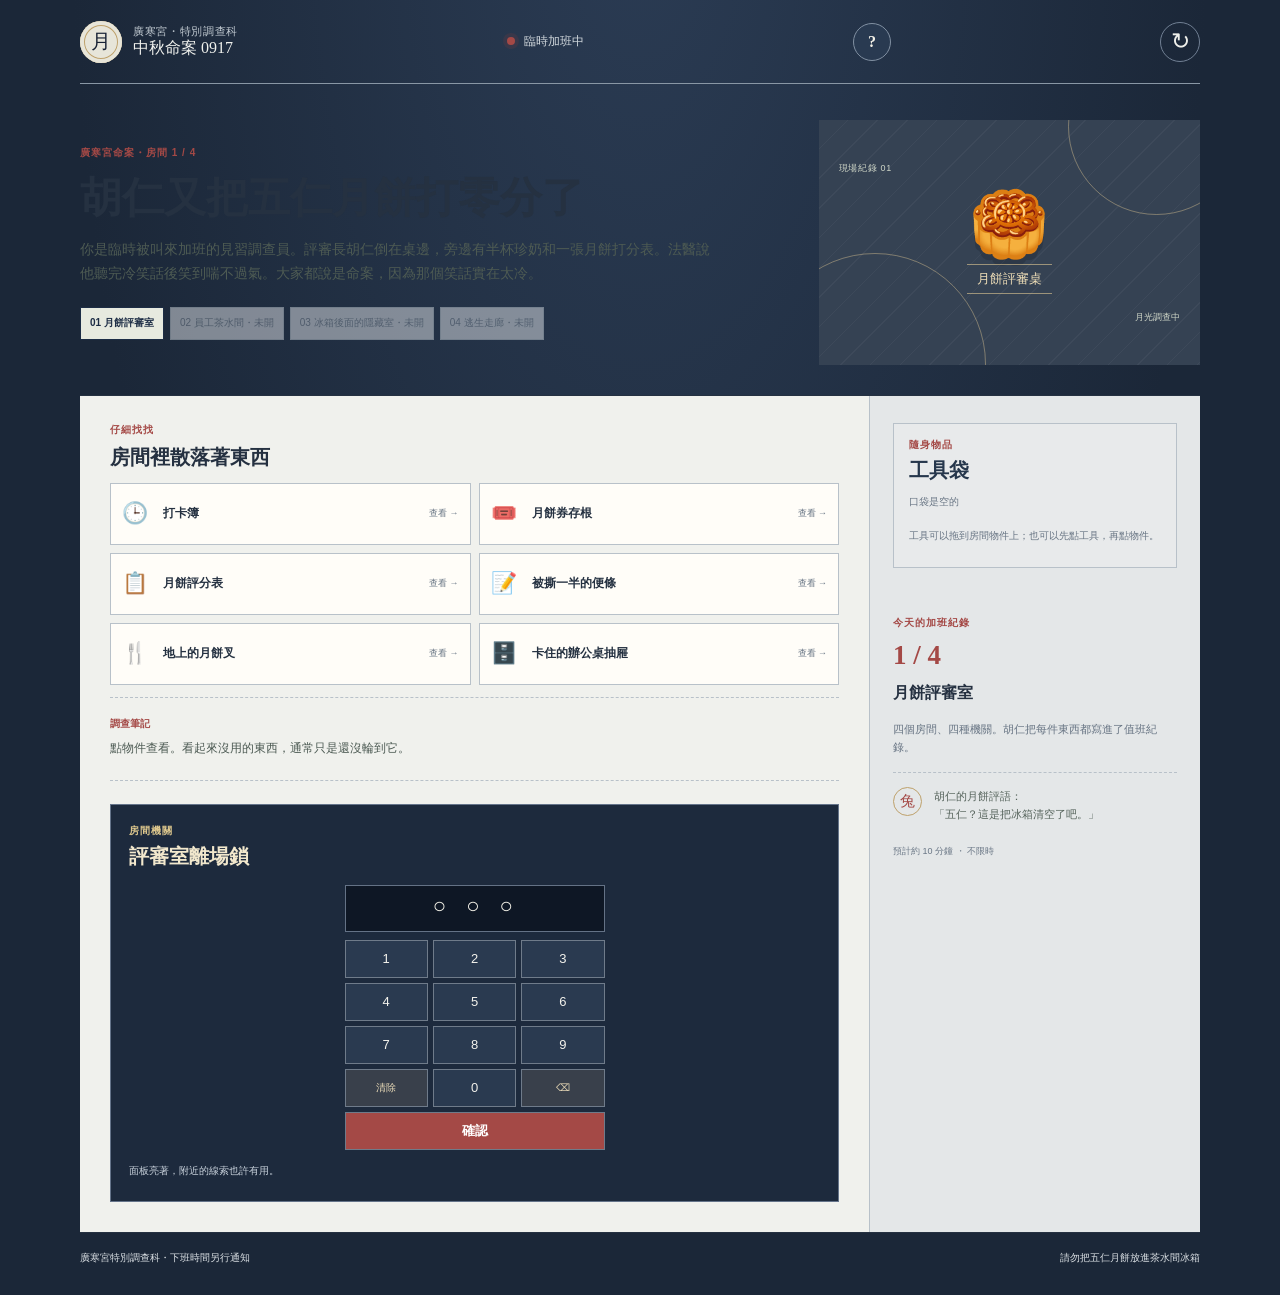
<file: index.html>
<!doctype html>
<html lang="zh-Hant">
<head>
    <meta charset="utf-8">
    <meta name="viewport" content="width=device-width, initial-scale=1">
    <meta name="theme-color" content="#183c35">
    <meta name="description" content="調查廣寒宮月餅命案，連開三道鎖，穿過不同房間找出真兇並逃出去。">
    <title>中秋命案 0917｜月餅不在場證明</title>
    <link rel="stylesheet" href="style.css?v=moon-rooms-3">
</head>
<body data-room="office">
    <div class="page-shell">
        <header class="site-header">
            <a class="brand" href="index.html" aria-label="重新開始月餅命案調查">
                <span class="brand-mark" aria-hidden="true">月</span>
                <span class="brand-name"><span>廣寒宮・特別調查科</span><strong>中秋命案 0917</strong></span>
            </a>
            <div class="header-status"><span class="status-dot"></span>臨時加班中</div>
            <button class="corner-hint-button" id="corner-hint" type="button" aria-label="打開調查提醒" aria-expanded="false" title="調查提醒">?</button>
            <button class="reset-button" id="restart-button" type="button" title="重新開始遊戲" aria-label="重新開始遊戲">↻</button>
        </header>
        <main id="room-root" class="room-page"></main>
        <footer class="site-footer"><span>廣寒宮特別調查科・下班時間另行通知</span><span>請勿把五仁月餅放進茶水間冰箱</span></footer>
    </div>
    <script type="module" src="app.mjs?v=moon-rooms-6"></script>
</body>
</html>
</file>
<file: style.css>
:root {
    color-scheme: light;
    --ink: #253141;
    --muted: #687584;
    --paper: #dce1e5;
    --sheet: #f0f1ed;
    --line: #b8c1c9;
    --forest: #1d2d45;
    --forest-dark: #111b2a;
    --red: #a44946;
    --gold: #bea16b;
    .inventory-panel { margin-bottom: 22px; padding: 13px 15px; border: 1px solid var(--line); background: #e8eaeb; }
    .inventory-panel .subheading { margin-bottom: 4px; }
    .inventory-panel .subheading h2 { font-size: 17px; }
    .inventory-instruction { margin: 0 0 10px; color: var(--muted); font-size: 10px; }
    .inventory-list { min-height: 34px; display: flex; flex-wrap: wrap; gap: 7px; align-items: center; }
    .inventory-empty { color: var(--muted); font-size: 10px; }
    .inventory-item { min-height: 33px; display: inline-flex; align-items: center; gap: 6px; padding: 5px 9px; border: 1px solid #9eaab4; color: var(--ink); background: #f7f7f3; font-size: 10px; cursor: pointer; }
    .inventory-item:hover, .inventory-item.is-selected { border-color: var(--gold); color: #19263a; background: #e9d9b3; }
    .object-button.has-item .object-action { color: var(--forest); font-weight: 800; }
    .object-button.is-used { border-style: dashed; }
    .object-detail { min-height: 84px; }
    .lock-panel { grid-template-columns: minmax(0, 1fr) minmax(190px, .7fr); }
    .keypad-display { min-height: 47px; display: flex; align-items: center; justify-content: center; padding: 6px 10px; border: 1px solid #647286; color: #f5f3e9; background: #0e1725; font: 22px/1.2 ui-monospace, monospace; letter-spacing: .16em; }
    .display-placeholder { color: #8d9aa6; }
    .keypad-grid { grid-column: 2; display: grid; grid-template-columns: repeat(3, minmax(45px, 1fr)); gap: 5px; }
    .digit-button { min-height: 38px; display: grid; place-items: center; border: 1px solid #6f7b8a; color: #f3f2ec; background: #2a3a50; font-size: 13px; cursor: pointer; transition: background .12s, transform .12s; }
    .digit-button:hover { background: #3d526d; transform: translateY(-1px); }
    .digit-button:active { transform: translateY(1px); }
    .function-button { color: #e8d9b7; background: #39404b; font-size: 10px; }
    .enter-digit { grid-column: 1 / -1; color: white; background: var(--red); font-weight: 800; }
    .enter-digit:hover { background: #883b39; }
    .lock-panel > .door-feedback, .lock-panel > .hint-button, .lock-panel > .hint-text { grid-column: 1 / -1; }
    .room-art[data-room-art="office"] { background-color: #354253; }
    .room-art[data-room-art="pantry"] { background-color: #645d4e; }
    .room-art[data-room-art="hidden"] { background-color: #101a2a; background-image: radial-gradient(circle at 18% 24%, #d4c89c 0 1px, transparent 1.5px), radial-gradient(circle at 76% 20%, #d4c89c 0 1px, transparent 1.5px), radial-gradient(circle at 83% 69%, #a7b4c1 0 1px, transparent 1.5px), repeating-linear-gradient(135deg, transparent 0 20px, rgb(255 255 255 / 3%) 20px 21px); background-size: 89px 77px, 113px 91px, 131px 107px, auto; }
    .room-art[data-room-art="hallway"] { background-color: #485464; }
    .room-art[data-room-art="hidden"] .art-icon { color: #e2d5aa; filter: drop-shadow(0 0 15px rgb(216 198 145 / 54%)); }
    .room-art[data-room-art="pantry"] .art-icon { filter: drop-shadow(0 0 12px rgb(230 207 153 / 34%)); }
    .room-map { gap: 6px; }
    .room-step { background-color: rgb(250 250 246 / 80%); }
    .room-step.is-locked { color: #788391; background: #d3d8dc; }
    .site-header { border-bottom-color: #8997a5; }
    .site-footer { color: #dce1e5; }
    .brand { color: #f0f1ed; }
    .brand-mark { color: #182235; background: #e7e5d9; box-shadow: inset 0 0 0 4px #e7e5d9, inset 0 0 0 5px var(--gold); }
    .brand-name span { color: #c2cbd2; }
    .header-status { color: #d0d7dc; }
    .reset-button { border-color: #718094; color: #eff0eb; }
    .reset-button:hover { color: #172339; background: #d9dce0; }
    body { background-color: #1b2738; background-image: radial-gradient(ellipse at 50% -10%, #2b3c54 0, #1b2738 63%); }
    .page-shell { color: var(--ink); }
    .room-hero-copy { color: var(--ink); }
    .room-layout { background: #f0f1ed; }
    .room-sidebar { background: #e4e7e8; }
    .arrival-clue { background: #e5e3d8; }
    .object-section { padding-bottom: 2px; }

    @media (max-width: 620px) {
        .lock-panel { grid-template-columns: minmax(0, 1fr); }
        .keypad-display, .keypad-grid { grid-column: 1; }
        .keypad-grid { grid-template-columns: repeat(3, minmax(52px, 1fr)); max-width: 250px; }
        .keypad-display { max-width: 250px; }
    }
    --serif: "Noto Serif TC", "Songti TC", "PMingLiU", serif;
    --sans: "Noto Sans TC", "PingFang TC", "Microsoft JhengHei", sans-serif;
}

* { box-sizing: border-box; }

body {
    min-width: 320px;
    min-height: 100vh;
    margin: 0;
    color: var(--ink);
    background-color: var(--paper);
    background-image: repeating-linear-gradient(0deg, transparent 0 31px, rgb(64 72 55 / 3%) 31px 32px);
    font-family: var(--sans);
    line-height: 1.65;
}

button, input { font: inherit; }
button { color: inherit; }
button:focus-visible, input:focus-visible, a:focus-visible { outline: 3px solid #d66a4d; outline-offset: 3px; }
[hidden] { display: none !important; }

.page-shell { width: min(1120px, calc(100% - 48px)); margin: 0 auto; }
.site-header { min-height: 84px; display: flex; align-items: center; justify-content: space-between; border-bottom: 1px solid var(--line); gap: 20px; }
.brand { display: inline-flex; align-items: center; gap: 11px; color: inherit; text-decoration: none; }
.brand-mark { width: 42px; aspect-ratio: 1; display: grid; place-items: center; border-radius: 50%; color: var(--paper); background: var(--forest); font: 20px var(--serif); box-shadow: inset 0 0 0 4px var(--forest), inset 0 0 0 5px var(--gold); }
.brand-name { display: grid; line-height: 1.35; }
.brand-name span { color: var(--muted); font-size: 11px; letter-spacing: .06em; }
.brand-name strong { font: 16px var(--serif); }
.header-status { display: flex; align-items: center; gap: 9px; color: var(--muted); font-size: 12px; }
.status-dot { width: 8px; height: 8px; border-radius: 50%; background: var(--red); box-shadow: 0 0 0 4px rgb(184 71 52 / 12%); }
.reset-button { width: 40px; aspect-ratio: 1; border: 1px solid var(--line); border-radius: 50%; background: transparent; font-size: 23px; line-height: 1; cursor: pointer; transition: background .16s, color .16s; }
.reset-button:hover { color: white; background: var(--forest); }

.case-heading { max-width: 740px; padding: 52px 0 32px; }
.eyebrow, .section-index { margin: 0; color: var(--red); font-size: 10px; font-weight: 800; letter-spacing: .1em; }
.eyebrow { display: flex; gap: 9px; align-items: center; }
h1, h2, h3, p { margin-top: 0; }
h1 { margin: 12px 0 14px; font: 700 clamp(40px, 6vw, 66px)/1.1 var(--serif); letter-spacing: 0; }
h1 em { color: var(--red); font-style: normal; }
.case-intro { max-width: 660px; margin-bottom: 20px; color: #4e5b53; font-size: 15px; }
.case-meta { display: flex; align-items: center; gap: 16px; color: var(--muted); font-size: 11px; }
.case-tag { padding: 3px 8px; color: var(--red); border: 1px solid rgb(184 71 52 / 42%); font-weight: 700; }
.duration { margin-left: auto; }

.desk-layout { display: grid; grid-template-columns: minmax(0, 1.7fr) minmax(220px, .7fr); align-items: start; border-top: 1px solid var(--ink); border-bottom: 1px solid var(--ink); background: rgb(251 249 242 / 76%); }
.investigation { min-width: 0; padding: 28px 32px 32px; }
.section-heading { display: flex; justify-content: space-between; align-items: end; gap: 16px; margin-bottom: 18px; }
.section-heading h2, .notes-heading h2 { margin: 5px 0 0; font: 600 23px/1.35 var(--serif); letter-spacing: 0; }
.room-time { color: var(--muted); font-size: 11px; white-space: nowrap; }

.scene { position: relative; min-height: 195px; display: flex; flex-direction: column; justify-content: space-between; overflow: hidden; padding: 14px 17px 13px; color: #f2ebd9; background-color: var(--forest); background-image: repeating-linear-gradient(135deg, transparent 0 17px, rgb(255 255 255 / 3%) 17px 18px); }
.scene::after { position: absolute; right: 20%; bottom: -53px; width: 220px; height: 100px; border: 1px solid rgb(217 190 130 / 25%); border-radius: 50%; content: ""; }
.scene-topline { position: relative; z-index: 1; display: flex; justify-content: space-between; gap: 12px; color: #c7d0bf; font-size: 9px; letter-spacing: .06em; }
.moon-seal { position: absolute; top: 50%; left: 50%; width: 116px; aspect-ratio: 1; display: grid; place-content: center; justify-items: center; border: 1px solid rgb(231 206 151 / 76%); border-radius: 50%; color: #e9d49e; transform: translate(-50%, -50%) rotate(-9deg); box-shadow: 0 0 0 8px rgb(231 206 151 / 8%), 0 0 0 9px rgb(231 206 151 / 36%); }
.seal-character { font: 44px/.95 var(--serif); }
.seal-caption { margin-top: 7px; font-size: 8px; letter-spacing: .12em; }
.scene-caption { position: relative; z-index: 1; display: flex; justify-content: center; align-items: center; gap: 12px; color: #ecdfbf; font: 13px var(--serif); letter-spacing: .08em; }
.scene-cross { color: var(--gold); font-size: 11px; }
.scene-copy { margin: 14px 0 25px; color: #4c5a53; font-size: 13px; }

.clue-heading { display: flex; justify-content: space-between; align-items: end; gap: 12px; margin-bottom: 12px; }
.clue-heading h3 { margin: 3px 0 0; font: 600 17px var(--serif); }
.tiny-note { color: var(--muted); font-size: 10px; }
.clue-grid { display: grid; grid-template-columns: repeat(2, minmax(0, 1fr)); gap: 8px; }
.clue-button { min-height: 66px; display: grid; grid-template-columns: 30px minmax(0, 1fr) auto; align-items: center; gap: 9px; padding: 10px 12px; text-align: left; border: 1px solid var(--line); background: #fffdf8; cursor: pointer; transition: border-color .15s, transform .15s, background .15s; }
.clue-button:hover { border-color: var(--forest); transform: translateY(-1px); }
.clue-button[aria-pressed="true"] { border-color: var(--forest); background: #edf0e8; }
.clue-number { width: 28px; aspect-ratio: 1; display: grid; place-items: center; border: 1px solid var(--gold); border-radius: 50%; color: var(--red); font: 12px var(--serif); }
.clue-name { font: 600 13px var(--serif); }
.clue-state { color: var(--muted); font-size: 10px; }
.clue-button[aria-pressed="true"] .clue-state { color: var(--forest); font-weight: 700; }

.clue-detail { min-height: 112px; display: grid; grid-template-columns: 38px minmax(0, 1fr); align-items: start; gap: 14px; margin-top: 16px; padding: 16px 0; border-top: 1px dashed var(--line); border-bottom: 1px dashed var(--line); }
.detail-stamp { width: 36px; aspect-ratio: 1; display: grid; place-content: center; border: 1px solid var(--red); color: var(--red); text-align: center; font: 11px/1.25 var(--serif); transform: rotate(-8deg); }
.clue-detail h3 { margin: 2px 0 5px; font: 600 16px var(--serif); }
.clue-detail p:last-child { margin-bottom: 0; color: #4d5a53; font-size: 12px; }

.keypad { display: grid; grid-template-columns: minmax(0, 1fr) auto; gap: 10px 18px; align-items: end; padding-top: 21px; }
.keypad-copy label { display: block; margin: 3px 0; font: 600 17px var(--serif); }
.keypad-copy > p:last-child { margin: 0; color: var(--muted); font-size: 11px; }
.code-entry { display: flex; gap: 7px; }
.code-entry input { width: 105px; min-height: 42px; padding: 5px 9px; border: 1px solid #87918a; border-radius: 0; background: #fffdf8; color: var(--ink); text-align: center; font-size: 20px; letter-spacing: .22em; }
.submit-button { min-width: 86px; min-height: 42px; padding: 7px 12px; border: 0; color: white; background: var(--red); font-size: 12px; font-weight: 700; cursor: pointer; }
.submit-button:hover { background: #943928; }
.submit-button span { margin-left: 5px; font-size: 16px; }
.feedback { grid-column: 1 / -1; min-height: 20px; margin: 0; color: var(--muted); font-size: 11px; }
.feedback.is-error { color: #9e3425; font-weight: 700; }
.feedback.is-success { color: var(--forest); font-weight: 700; }
.hint-button { justify-self: start; padding: 0; border: 0; border-bottom: 1px solid currentColor; color: var(--forest); background: transparent; font-size: 11px; cursor: pointer; }
.hint-text { grid-column: 1 / -1; margin: -5px 0 0; color: var(--forest); font-size: 11px; }
.ending { margin-top: 22px; padding: 18px 20px; color: #f5efdd; background: var(--forest); }
.ending h3 { margin: 4px 0 8px; color: #f1d393; font: 600 20px var(--serif); }
.ending p:not(.section-index) { margin-bottom: 10px; font-size: 12px; }
.ending .section-index { color: #e7bd74; }
.ending-signoff { color: #ced8cb; font-size: 10px !important; }

.case-notes { min-height: 100%; padding: 29px 25px 25px; border-left: 1px solid var(--line); }
.notes-heading { padding-bottom: 16px; border-bottom: 1px solid var(--line); }
.notes-heading h2 span { color: var(--red); }
.notes-intro { margin: 14px 0 18px; color: var(--muted); font-size: 11px; }
.evidence-list { display: grid; gap: 14px; margin: 0; padding: 0 0 0 20px; }
.evidence-list li { padding-left: 3px; font-size: 11px; }
.evidence-list li::marker { color: var(--red); font: 12px var(--serif); }
.empty-note { color: var(--muted); list-style: none; }
.evidence-title { display: block; font-weight: 700; }
.evidence-summary { display: block; margin-top: 3px; color: var(--muted); }
.deduction-note { display: grid; grid-template-columns: 23px minmax(0, 1fr); gap: 8px; align-items: start; margin-top: 23px; padding-top: 14px; border-top: 1px dashed var(--line); }
.note-mark { width: 21px; aspect-ratio: 1; display: grid; place-items: center; border: 1px solid var(--gold); border-radius: 50%; color: var(--red); font: 12px var(--serif); }
.deduction-note p { margin: 0; color: #58655e; font: italic 11px/1.6 var(--serif); }
.stamp-block { width: 90px; min-height: 88px; display: grid; grid-template-columns: 1fr auto 1fr; align-items: center; justify-items: center; gap: 5px; margin: 40px auto 5px; padding: 10px 8px; border: 1px solid rgb(184 71 52 / 62%); color: var(--red); transform: rotate(-7deg); }
.stamp-block strong { width: 38px; aspect-ratio: 1; display: grid; place-items: center; border: 2px solid var(--red); font: 20px var(--serif); }
.stamp-block span { font-size: 8px; writing-mode: vertical-rl; }

.site-footer { display: flex; justify-content: space-between; gap: 14px; padding: 17px 0 28px; color: var(--muted); font-size: 10px; }

@media (max-width: 760px) {
    .page-shell { width: min(100% - 30px, 580px); }
    .site-header { min-height: 70px; }
    .header-status { font-size: 0; }
    .status-dot { width: 9px; height: 9px; }
    .case-heading { padding: 36px 0 26px; }
    h1 { font-size: 48px; }
    .case-intro { font-size: 13px; }
    .desk-layout { grid-template-columns: minmax(0, 1fr); }
    .investigation { padding: 23px 18px 25px; }
    .case-notes { min-height: 0; padding: 22px 18px; border-top: 1px solid var(--line); border-left: 0; }
    .stamp-block { margin: 25px auto 5px; }
    .scene { min-height: 175px; }
}

@media (max-width: 420px) {
    .page-shell { width: calc(100% - 22px); }
    .brand-name span { font-size: 9px; }
    .brand-name strong { font-size: 14px; }
    .case-meta { gap: 9px; font-size: 10px; }
    h1 { font-size: 42px; }
    .investigation { padding-right: 12px; padding-left: 12px; }
    .clue-button { grid-template-columns: 26px minmax(0, 1fr); gap: 7px; padding: 9px 8px; }
    .clue-number { width: 25px; }
    .clue-name { font-size: 12px; }
    .clue-state { grid-column: 2; margin-top: -7px; }
    .keypad { grid-template-columns: minmax(0, 1fr); }
    .code-entry { width: 100%; }
    .code-entry input { flex: 1; }
    .site-footer { flex-direction: column; gap: 3px; }
}

@media (prefers-reduced-motion: reduce) {
    *, *::before, *::after { scroll-behavior: auto !important; transition-duration: .01ms !important; }
}

.room-page { padding: 36px 0 0; animation: room-arrive .36s ease-out both; }
.room-hero { display: grid; grid-template-columns: minmax(0, 1.3fr) minmax(250px, .7fr); gap: 30px; align-items: stretch; padding-bottom: 30px; }
.room-hero-copy { align-self: center; }
.room-hero h1 { max-width: 670px; margin: 10px 0 14px; font: 700 42px/1.25 var(--serif); letter-spacing: 0; }
.room-intro { max-width: 630px; margin-bottom: 22px; color: #4e5b53; font-size: 14px; }
.room-map { display: flex; flex-wrap: wrap; gap: 7px; }
.room-step { min-height: 33px; display: inline-flex; align-items: center; padding: 5px 9px; border: 1px solid var(--line); color: var(--muted); text-decoration: none; font-size: 10px; }
.room-step:hover, .room-step.is-current { border-color: var(--forest); color: var(--forest); background: #e7eadf; }
.room-step.is-current { font-weight: 800; }
.room-step.is-locked { opacity: .55; }
.room-art { min-height: 245px; position: relative; display: flex; flex-direction: column; align-items: center; justify-content: center; overflow: hidden; padding: 20px; color: #f5f0e1; background-color: var(--forest); background-image: repeating-linear-gradient(135deg, transparent 0 20px, rgb(255 255 255 / 4%) 20px 21px); text-align: center; }
.room-art::before, .room-art::after { position: absolute; width: 175px; aspect-ratio: 1; border: 1px solid rgb(231 206 151 / 42%); border-radius: 50%; content: ""; }
.room-art::before { top: -82px; right: -45px; }
.room-art::after { bottom: -110px; left: -55px; width: 220px; }
.room-art[data-room-art="pantry"] { background-color: #814b35; }
.room-art[data-room-art="hallway"] { background-color: #34504b; }
.art-serial, .art-icon, .art-label, .art-mark { position: relative; z-index: 1; }
.art-serial { align-self: stretch; color: #d0d7c8; text-align: left; font-size: 9px; letter-spacing: .08em; }
.art-icon { margin: 16px 0 8px; font-size: 64px; line-height: 1; filter: drop-shadow(0 6px 0 rgb(0 0 0 / 14%)); }
.art-label { max-width: 230px; padding: 5px 10px; border-block: 1px solid rgb(231 206 151 / 58%); color: #f0dfb8; font: 13px var(--serif); }
.art-mark { align-self: flex-end; margin-top: 16px; color: #d0d7c8; font-size: 9px; }
.room-layout { display: grid; grid-template-columns: minmax(0, 1.55fr) minmax(220px, .65fr); align-items: stretch; border-top: 1px solid var(--ink); border-bottom: 1px solid var(--ink); background: rgb(251 249 242 / 82%); }
.room-main { min-width: 0; padding: 26px 30px 30px; }
.arrival-clue { margin-bottom: 22px; padding: 14px 17px; border-left: 3px solid var(--red); background: #eee8d7; animation: clue-arrive .42s ease-out both; }
.arrival-clue > span { color: var(--red); font-size: 10px; font-weight: 800; letter-spacing: .06em; }
.arrival-clue p { margin: 5px 0 0; color: #394b43; font-size: 13px; }
.subheading { margin-bottom: 12px; }
.subheading h2, .lock-heading h2 { margin: 4px 0 0; font: 600 20px/1.4 var(--serif); }
.object-list { display: grid; grid-template-columns: repeat(2, minmax(0, 1fr)); gap: 8px; }
.object-button { min-height: 62px; display: grid; grid-template-columns: 32px minmax(0, 1fr) auto; align-items: center; gap: 9px; padding: 9px 11px; border: 1px solid var(--line); background: #fffdf8; text-align: left; cursor: pointer; transition: border-color .16s, background .16s, transform .16s; }
.object-button:hover { border-color: var(--forest); transform: translateY(-1px); }
.object-button[aria-pressed="true"] { border-color: var(--forest); background: #e9ede3; }
.object-icon { font-size: 21px; }
.object-name { font: 600 12px var(--serif); }
.object-action { color: var(--muted); font-size: 9px; white-space: nowrap; }
.object-detail { min-height: 78px; margin-top: 12px; padding: 11px 0; border-block: 1px dashed var(--line); }
.detail-label { color: var(--red); font-size: 10px; font-weight: 800; }
.object-detail p { margin: 4px 0 0; color: #4c5a53; font-size: 12px; }
.lock-panel { display: grid; grid-template-columns: minmax(0, 1fr) auto; gap: 9px 14px; align-items: end; margin-top: 21px; padding: 16px 17px; color: #f5f0e1; background: var(--forest); }
.lock-heading { grid-column: 1 / -1; }
.lock-heading .section-index { color: #e7bd74; }
.lock-heading h2 { color: #f4e9cf; }
.lock-heading > p:last-child { margin: 4px 0 0; color: #d3dbcf; font-size: 11px; }
.lock-entry { display: flex; gap: 7px; }
.lock-entry input { width: 118px; min-height: 42px; padding: 6px 10px; border: 1px solid #d6cba9; border-radius: 0; color: var(--ink); background: #fffdf8; text-align: center; font-size: 18px; letter-spacing: .14em; }
.unlock-button, .continue-button { min-height: 42px; display: inline-flex; align-items: center; justify-content: center; gap: 9px; padding: 8px 13px; border: 0; color: #fff; background: var(--red); font-size: 11px; font-weight: 800; text-decoration: none; cursor: pointer; }
.unlock-button:hover, .continue-button:hover { background: #913c2d; }
.unlock-button:disabled { opacity: .6; cursor: default; }
.door-feedback { grid-column: 1 / -1; min-height: 18px; margin: 0; color: #d3dbcf; font-size: 10px; }
.door-feedback.is-error { color: #ffb2a2; font-weight: 700; }
.hint-button { grid-column: 1 / -1; justify-self: start; padding: 0; border: 0; border-bottom: 1px solid #d5d5bb; color: #f1d393; background: transparent; font-size: 10px; cursor: pointer; }
.hint-text { grid-column: 1 / -1; margin: -4px 0 0; color: #e9e2ce; font-size: 11px; }
.door-open, .ending-panel { margin-top: 16px; padding: 17px 19px; border: 1px solid var(--gold); background: #f3ecd8; }
.door-open p:not(.section-index), .ending-panel p:not(.section-index) { margin: 5px 0 12px; color: #46554d; font-size: 13px; }
.continue-button { min-height: 38px; }
.room-sidebar { padding: 27px 23px; border-left: 1px solid var(--line); }
.room-sidebar h2 { margin: 8px 0 13px; color: var(--red); font: 700 27px/1.25 var(--serif); }
.room-sidebar h2 span { color: var(--ink); font-size: 16px; }
.sidebar-copy { color: var(--muted); font-size: 11px; }
.sidebar-note { display: grid; grid-template-columns: 32px minmax(0, 1fr); align-items: start; gap: 9px; margin-top: 22px; padding-top: 14px; border-top: 1px dashed var(--line); }
.sidebar-note > span { width: 29px; aspect-ratio: 1; display: grid; place-items: center; border: 1px solid var(--gold); border-radius: 50%; color: var(--red); font: 15px var(--serif); }
.sidebar-note p { margin: 0; color: #55635b; font: 11px/1.7 var(--serif); }
.playtime { margin: 20px 0 0; color: var(--muted); font-size: 9px; }
.ending-panel { border-color: var(--forest); color: var(--ink); background: #e7eadf; }
.ending-panel h2 { margin: 5px 0 9px; color: var(--forest); font: 700 21px/1.4 var(--serif); }
.ending-panel .ending-last-line { color: var(--red) !important; font-weight: 700; }
.restart-inline { padding: 7px 10px; border: 1px solid var(--forest); color: var(--forest); background: transparent; font-size: 11px; cursor: pointer; }
.restart-inline:hover { color: white; background: var(--forest); }
.visually-hidden { position: absolute; width: 1px; height: 1px; overflow: hidden; clip: rect(0, 0, 0, 0); white-space: nowrap; clip-path: inset(50%); }

@keyframes room-arrive { from { opacity: 0; transform: translateX(16px); } to { opacity: 1; transform: translateX(0); } }
@keyframes clue-arrive { from { opacity: 0; transform: translateY(8px); } to { opacity: 1; transform: translateY(0); } }

@media (max-width: 820px) {
    .room-hero { grid-template-columns: minmax(0, 1fr) minmax(200px, .7fr); gap: 18px; }
    .room-hero h1 { font-size: 34px; }
    .room-layout { grid-template-columns: minmax(0, 1fr); }
    .room-sidebar { border-top: 1px solid var(--line); border-left: 0; }
    .room-sidebar h2 br { display: none; }
    .sidebar-note { max-width: 420px; }
}

@media (max-width: 620px) {
    .room-page { padding-top: 25px; }
    .room-hero { grid-template-columns: minmax(0, 1fr); gap: 17px; }
    .room-hero h1 { font-size: 32px; }
    .room-intro { font-size: 13px; }
    .room-art { min-height: 185px; }
    .art-icon { margin: 8px 0 5px; font-size: 51px; }
    .room-main { padding: 20px 15px 22px; }
    .object-list { grid-template-columns: minmax(0, 1fr); }
    .lock-panel { grid-template-columns: minmax(0, 1fr); padding: 14px; }
    .lock-entry { width: 100%; }
    .lock-entry input { flex: 1; }
    .unlock-button { flex: 1; }
    .room-sidebar { padding: 20px 15px; }
    .room-sidebar h2 { font-size: 24px; }
    .room-sidebar h2 span { font-size: 15px; }
}

@media (prefers-reduced-motion: reduce) {
    .room-page, .arrival-clue { animation: none; }
}

.site-header { position: relative; }
.corner-hint-button { width: 38px; height: 38px; display: grid; place-items: center; border: 1px solid #8190a2; border-radius: 50%; color: #f3f1e8; background: #293a51; font: 700 16px var(--serif); cursor: pointer; }
.corner-hint-button:hover, .corner-hint-button[aria-expanded="true"] { color: #1e2b3e; background: #e4d6b2; }
.corner-hint-panel { position: fixed; z-index: 50; top: 94px; right: max(16px, calc((100vw - 1120px) / 2)); width: min(310px, calc(100vw - 32px)); padding: 18px; border: 1px solid #9da8b3; color: #273347; background: #eef0ed; box-shadow: 0 12px 35px rgb(7 14 24 / 28%); animation: clue-arrive .18s ease-out both; }
.corner-hint-panel h2 { margin: 4px 0 8px; font: 600 19px var(--serif); }
.corner-hint-panel > p:not(.section-index) { margin: 0 0 13px; color: #536174; font-size: 12px; }
.hint-close { padding: 6px 10px; border: 1px solid #718094; color: #263349; background: transparent; font-size: 10px; cursor: pointer; }
.hint-close:hover { color: white; background: #25364c; }
.room-sidebar { display: flex; flex-direction: column; gap: 23px; background: #e4e7e8; }
.inventory-panel { padding: 15px 13px; border: 1px solid #aeb9c3; background: #eef0ed; }
.inventory-panel h2 { margin: 3px 0 10px; color: #26374c; font: 600 20px var(--serif); }
.inventory-list { min-height: 43px; display: flex; flex-wrap: wrap; align-content: start; gap: 7px; }
.inventory-instruction { margin: 10px 0 0; color: #647182; font-size: 10px; line-height: 1.6; }
.inventory-empty { color: #758190; font-size: 10px; }
.inventory-item { min-height: 35px; display: inline-flex; align-items: center; gap: 6px; padding: 6px 8px; border: 1px solid #9da9b4; color: #29374a; background: #fafaf6; font-size: 10px; text-align: left; cursor: grab; }
.inventory-item:hover, .inventory-item.is-selected { border-color: #b4985e; color: #1d2d42; background: #eadfbe; }
.inventory-item:active { cursor: grabbing; }
.inventory-item[draggable="true"] { touch-action: manipulation; }
.inventory-item span:last-child { overflow-wrap: anywhere; }
.status-panel { padding-top: 2px; }
.room-sidebar .sidebar-note { margin-top: 16px; }
.object-button { user-select: none; }
.object-button.has-item .object-action { color: #263a55; font-weight: 800; }
.object-button.is-used { border-style: dashed; }
.lock-panel { display: block; padding: 18px; border: 1px solid #65748a; color: #f3f0e7; background: #1d2a3d; }
.lock-heading { margin-bottom: 15px; }
.lock-heading .section-index { color: #ddc78d; }
.lock-heading h2 { color: #f2e8cd; font: 600 20px/1.35 var(--serif); }
.puzzle-caption { margin-bottom: 10px; color: #c1ccd6; font-size: 10px; }
.keypad-display { width: min(100%, 260px); min-height: 45px; display: flex; align-items: center; justify-content: center; margin: 0 auto 8px; border: 1px solid #65748a; color: #f4edda; background: #101a2a; font: 22px ui-monospace, monospace; letter-spacing: .16em; }
.keypad-grid { width: min(100%, 260px); display: grid; grid-template-columns: repeat(3, minmax(0, 1fr)); gap: 5px; margin: 0 auto; }
.digit-button { min-height: 39px; border: 1px solid #596a80; color: #f1f1eb; background: #314259; font-size: 13px; cursor: pointer; }
.digit-button:hover { background: #475c75; }
.digit-button:active { transform: translateY(1px); }
.function-button { color: #e9d9b1; background: #3b4148; font-size: 10px; }
.enter-digit { grid-column: 1 / -1; color: white; background: #a44946; font-weight: 800; }
.enter-digit:hover { background: #873d3b; }
.sequence-slots { display: flex; flex-wrap: wrap; gap: 8px; margin: 12px 0 14px; }
.sequence-slot { width: 54px; height: 54px; display: grid; place-items: center; border: 1px dashed #8794a3; color: #e9e6dd; background: #121d2d; cursor: pointer; }
.sequence-slot.is-filled { border-style: solid; border-color: #e0d0a7; }
.slot-color { width: 28px; aspect-ratio: 1; border: 2px solid rgb(255 255 255 / 72%); border-radius: 50%; background: var(--chip-color); box-shadow: 0 0 0 3px rgb(0 0 0 / 18%); }
.puzzle-tray, .wire-tray { display: flex; flex-wrap: wrap; gap: 7px; }
.color-chip { min-height: 38px; display: inline-flex; align-items: center; gap: 6px; padding: 5px 8px; border: 1px solid #758294; color: #f1efe7; background: #2b394c; font-size: 9px; cursor: grab; }
.color-chip > span { width: 16px; aspect-ratio: 1; border: 1px solid rgb(255 255 255 / 70%); border-radius: 50%; background: var(--chip-color); }
.color-chip:active, .wire-chip:active { cursor: grabbing; }
.puzzle-actions { display: flex; flex-wrap: wrap; gap: 7px; margin-top: 12px; }
.puzzle-action { min-height: 34px; padding: 6px 10px; border: 1px solid #78869a; color: #e4e6e6; background: #2b394b; font-size: 10px; cursor: pointer; }
.puzzle-action:hover { background: #40516a; }
.action-primary { border-color: #c9b27b; color: #fff6db; background: #4b493f; }
.action-primary:hover { background: #6a6048; }
.minefield-grid { width: max-content; display: grid; grid-template-columns: repeat(4, 42px); gap: 4px; margin: 10px 0 0; padding: 7px; border: 1px solid #7b8998; background: #111b29; }
.mine-cell { width: 42px; height: 42px; display: grid; place-items: center; border: 1px solid #748196; color: #f5f1e7; background: #34465d; font: 700 14px ui-monospace, monospace; cursor: pointer; }
.mine-cell:hover { border-color: #e5ce8e; background: #455a74; }
.mine-cell.is-moon { color: #eddb9e; background: #24364f; }
.mine-cell.is-revealed { border-color: #8996a4; color: #c6d1dc; background: #182436; }
.mine-cell.is-digit-revealed { border-color: #e8d69e; color: #f4db8b; background: #394055; }
.mine-cell.is-mine-hit { border-color: #d15c57; color: white; background: #973d3d; }
.bomb-face { display: flex; align-items: center; gap: 7px; width: max-content; margin: 8px 0 12px; padding: 8px 10px; border: 1px solid #627287; color: #f2c4ad; background: #111a27; }
.bomb-light { width: 8px; aspect-ratio: 1; border-radius: 50%; background: #b64c49; box-shadow: 0 0 9px rgb(182 76 73 / 65%); }
.bomb-light:nth-child(2) { background: #d1a33d; box-shadow: 0 0 9px rgb(209 163 61 / 55%); }
.bomb-light:nth-child(3) { background: #638b70; box-shadow: 0 0 9px rgb(99 139 112 / 55%); }
.bomb-countdown { margin-left: 7px; font: 16px ui-monospace, monospace; letter-spacing: .06em; }
.wire-slots { display: flex; flex-wrap: wrap; gap: 8px; margin: 10px 0 14px; }
.wire-slot { position: relative; width: 54px; height: 32px; display: grid; place-items: center; border: 1px dashed #8894a2; color: #d8dce0; background: #131e2e; cursor: pointer; }
.wire-slot::after { position: absolute; top: 50%; left: -6px; right: -6px; height: 3px; background: #86909c; content: ""; opacity: .75; }
.wire-slot.is-filled { border-style: solid; }
.wire-slot-color { z-index: 1; width: 18px; height: 8px; background: var(--wire-color); box-shadow: 0 0 7px var(--wire-color); }
.wire-chip { min-height: 35px; display: inline-flex; align-items: center; gap: 6px; padding: 5px 8px; border: 1px solid #65748a; color: #ebe9e2; background: #29384c; font-size: 9px; cursor: grab; }
.wire-core { width: 20px; height: 5px; background: var(--wire-color); box-shadow: 0 0 6px var(--wire-color); }
.door-feedback { min-height: 20px; margin: 13px 0 0; color: #c9d2dc; font-size: 10px; }
.door-feedback.is-error { color: #ffad9e; font-weight: 700; }
.puzzle-unavailable { padding: 16px; border: 1px dashed #68778a; color: #bfc9d4; background: #172437; font-size: 11px; }
.room-art[data-room-art="hidden"] { background-color: #111827; background-image: radial-gradient(circle at 18% 24%, #d4c89c 0 1px, transparent 1.5px), radial-gradient(circle at 76% 20%, #d4c89c 0 1px, transparent 1.5px), radial-gradient(circle at 83% 69%, #a7b4c1 0 1px, transparent 1.5px), repeating-linear-gradient(135deg, transparent 0 20px, rgb(255 255 255 / 3%) 20px 21px); }
.room-art[data-room-art="hallway"] { background-color: #3b495d; }

@media (max-width: 820px) {
    .room-layout { grid-template-columns: minmax(0, 1fr) minmax(145px, 30%); }
    .room-main { padding: 20px 14px; }
    .room-sidebar { gap: 15px; border-top: 0; border-left: 1px solid var(--line); }
    .inventory-panel { padding: 12px 9px; }
    .inventory-item { width: 100%; }
    .status-panel h2 { font-size: 21px; }
    .sidebar-note { display: none; }
}

@media (max-width: 620px) {
    .site-header { gap: 9px; }
    .room-layout { grid-template-columns: minmax(0, 1fr) minmax(112px, 35%); }
    .room-main { padding: 17px 9px 18px; }
    .room-sidebar { min-width: 0; padding: 16px 8px; gap: 14px; }
    .room-sidebar h2 { font-size: 20px; overflow-wrap: anywhere; }
    .room-sidebar h2 span { font-size: 13px; }
    .inventory-panel h2 { font-size: 17px; }
    .inventory-instruction { font-size: 9px; }
    .inventory-item { padding: 5px; font-size: 9px; }
    .inventory-item span:first-child { flex: 0 0 auto; }
    .room-hero h1 { font-size: 30px; }
    .object-list { grid-template-columns: minmax(0, 1fr); }
    .object-button { grid-template-columns: 24px minmax(0, 1fr); gap: 6px; padding: 8px 6px; }
    .object-name { font-size: 10px; overflow-wrap: anywhere; }
    .object-action { grid-column: 2; margin-top: -6px; }
    .lock-panel { padding: 12px 9px; }
    .lock-heading h2 { font-size: 16px; overflow-wrap: anywhere; }
    .keypad-grid { grid-template-columns: repeat(3, minmax(0, 1fr)); gap: 4px; }
    .digit-button { min-height: 34px; }
    .sequence-slot, .wire-slot { width: 43px; height: 43px; }
    .wire-slot { height: 29px; }
    .minefield-grid { grid-template-columns: repeat(4, 34px); gap: 3px; padding: 5px; }
    .mine-cell { width: 34px; height: 34px; }
    .color-chip, .wire-chip { padding: 5px; font-size: 8px; }
    .corner-hint-panel { top: 80px; right: 11px; }
}
</file>
